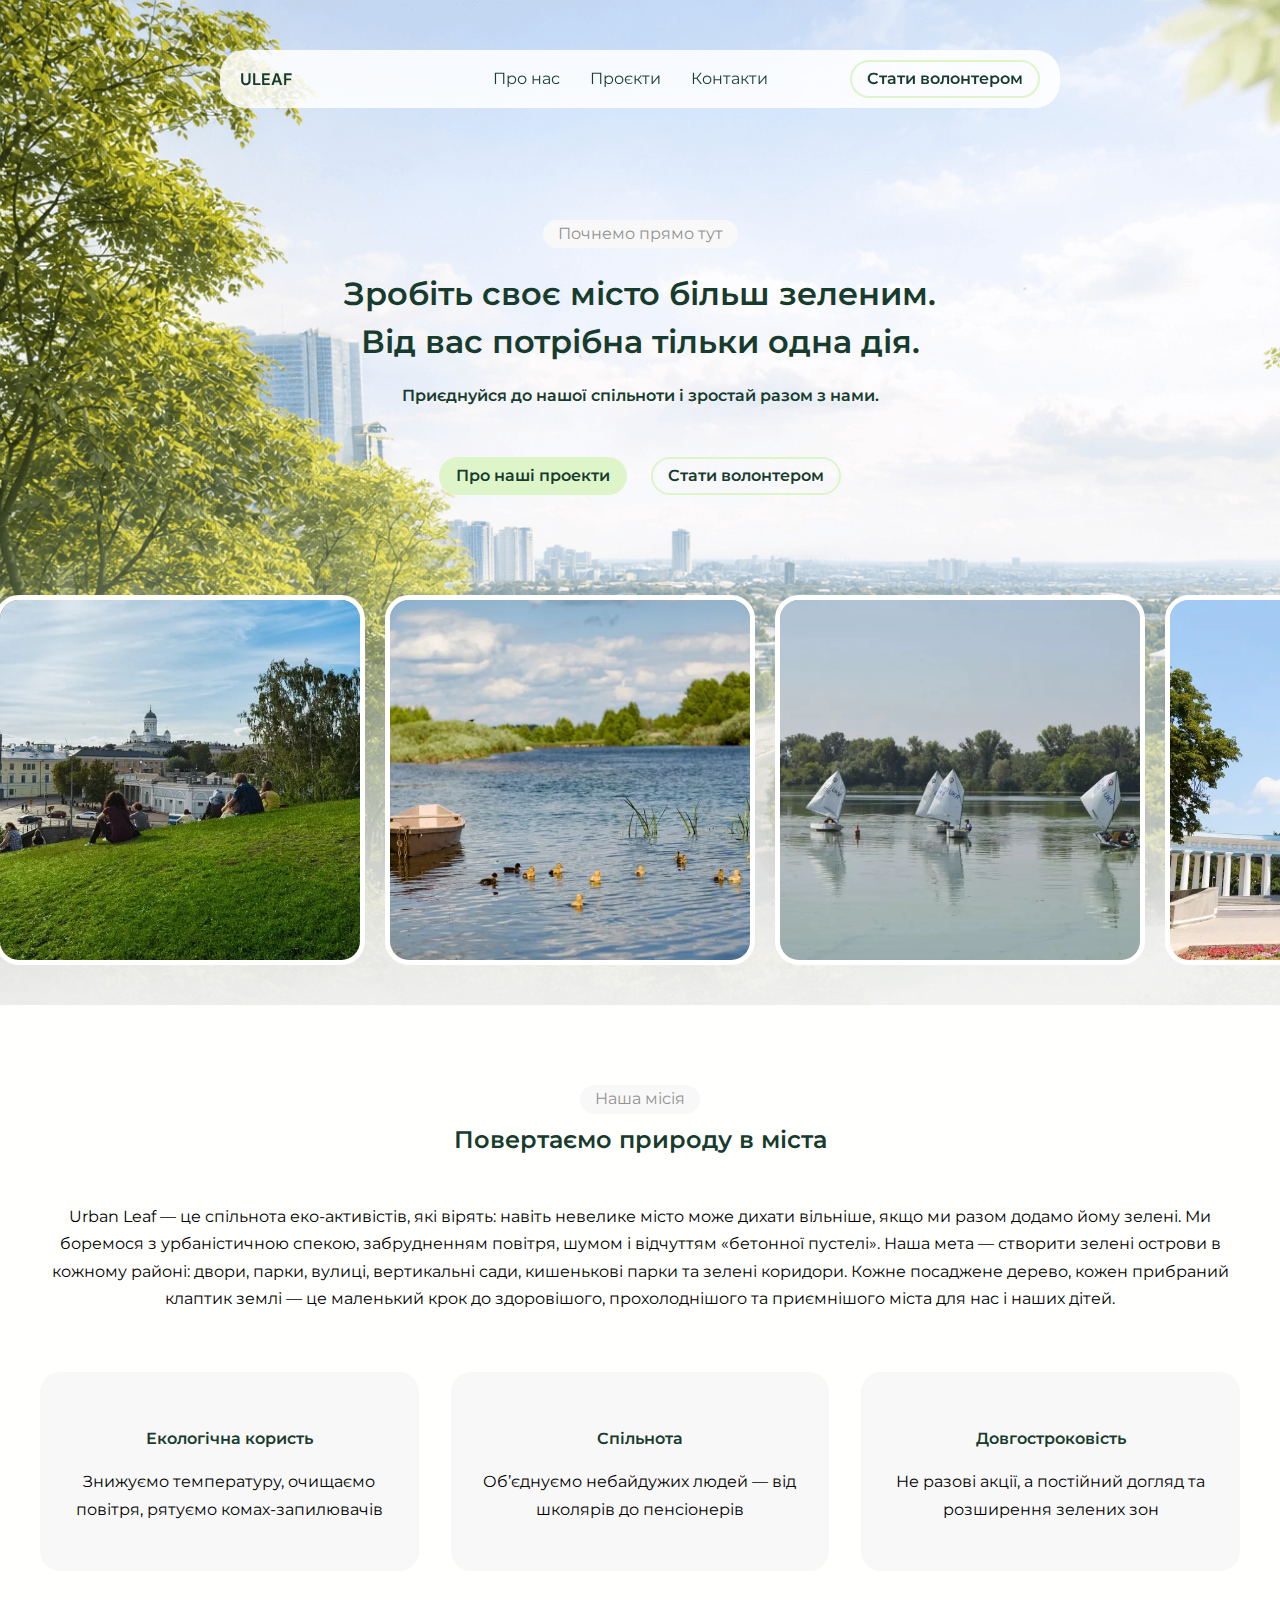
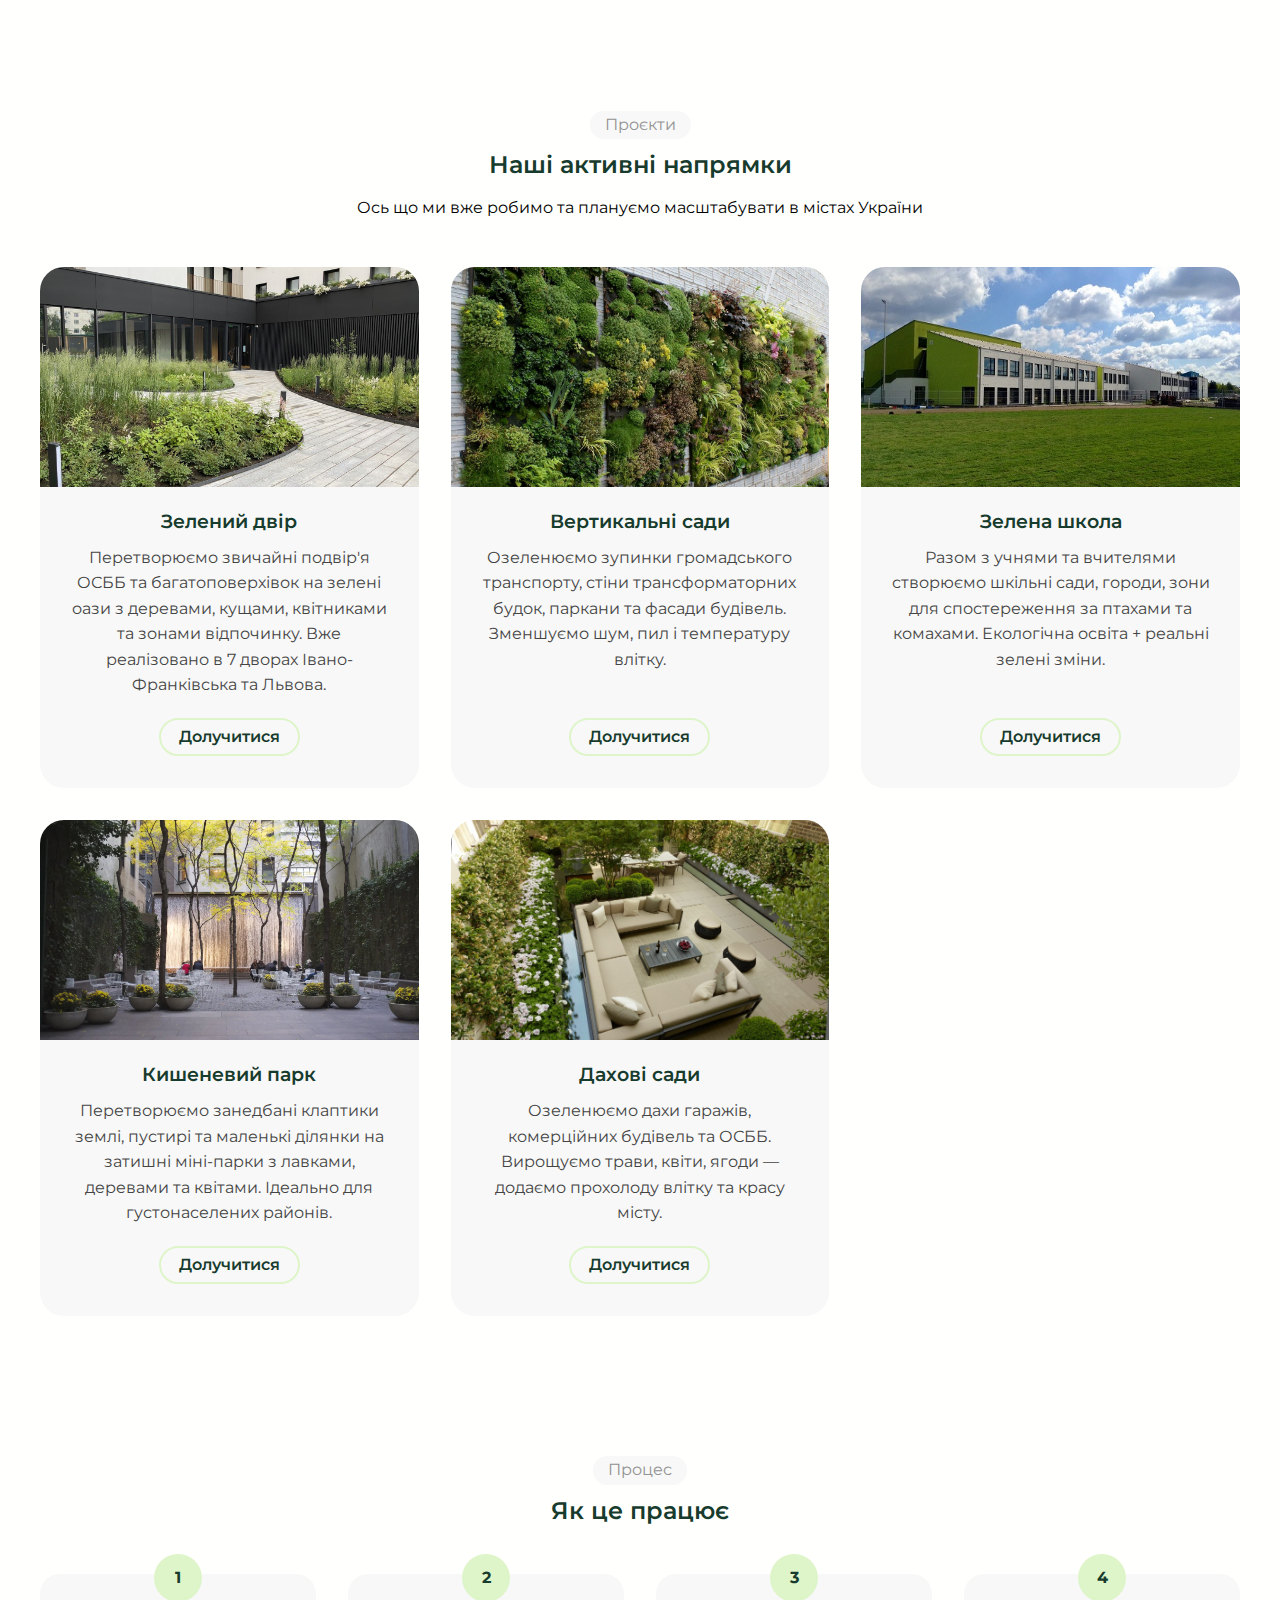
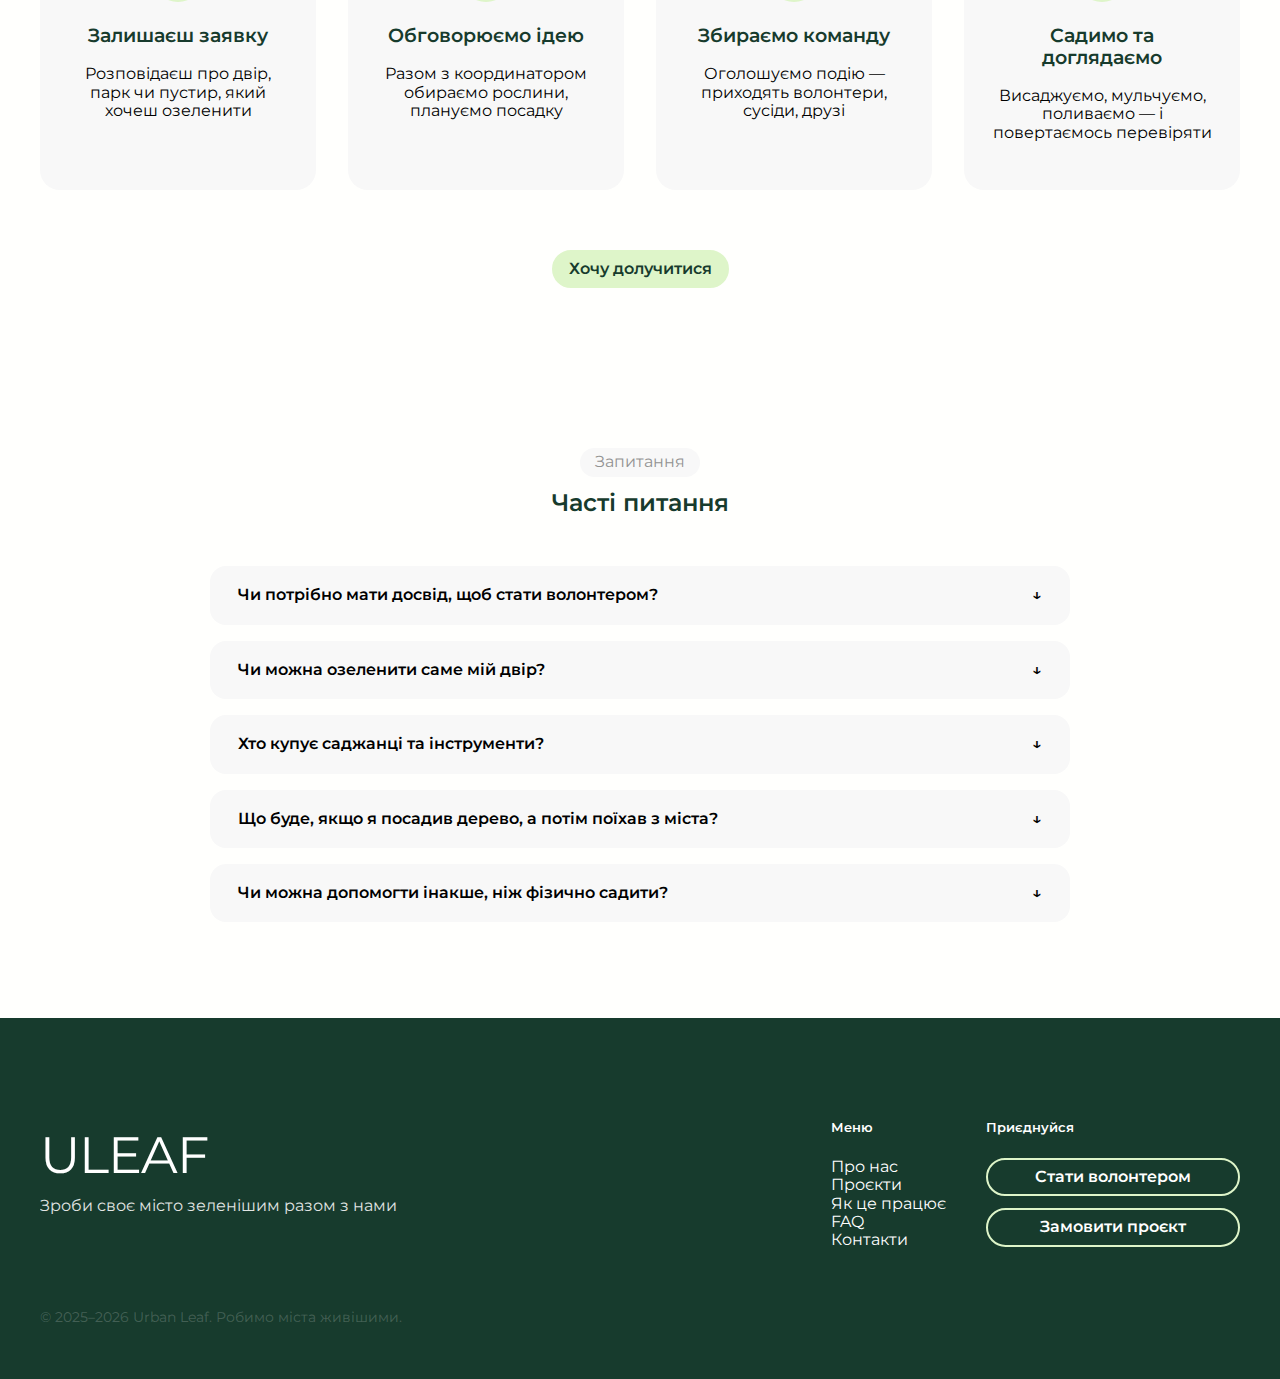
<file: index.html>
<!DOCTYPE html>
<html lang="en">
  <head>
    <meta charset="UTF-8" />
    <meta name="viewport" content="width=device-width, initial-scale=1.0" />
    <link rel="preconnect" href="https://fonts.googleapis.com" />
    <link rel="preconnect" href="https://fonts.gstatic.com" crossorigin />
    <link rel="icon" type="image/png" href="/images/favicon.png" />
    <link
      href="https://fonts.googleapis.com/css2?family=Inter:ital,opsz,wght@0,14..32,100..900;1,14..32,100..900&family=Montserrat:ital,wght@0,100..900;1,100..900&display=swap"
      rel="stylesheet"
    />
    <link rel="stylesheet" href="css/styles.css" />
    <link rel="stylesheet" href="css/normalize.css" />
    <title>Urban Leaf - зроби своє місто зеленішим</title>
  </head>
  <body>
    <header class="site-header">
      <nav class="site-nav">
        <div class="site-nav__col site-nav__col--left">
          <a href="/" class="logo">ULEAF</a>
        </div>

        <div class="site-nav__col site-nav__col--center">
          <ul class="site-nav__menu">
            <li><a href="/about.html">Про нас</a></li>
            <li><a href="/projects.html">Проєкти</a></li>
            <li><a href="/contacts.html">Контакти</a></li>
          </ul>
        </div>

        <div class="site-nav__col site-nav__col--right">
          <a class="btn btn--bordered" href="/contacts.html"
            >Стати волонтером</a
          >

          <button class="burger" aria-label="Відкрити меню">
            <span></span>
            <span></span>
            <span></span>
          </button>
        </div>
      </nav>

      <div class="mobile-menu">
        <ul>
          <li><a href="/about.html">Про нас</a></li>
          <li><a href="/projects.html">Проєкти</a></li>
          <li><a href="/contacts.html">Контакти</a></li>
        </ul>
      </div>
    </header>

    <main class="site-page">
      <section id="hero" class="hero hero--main">
        <div class="container">
          <div class="hero__info">
            <div class="decor-label">Почнемо прямо тут</div>
            <h1>
              Зробіть своє місто більш зеленим.<br />Від вас потрібна тільки
              одна дія.
            </h1>
            <h4>Приєднуйся до нашої спільноти і зростай разом з нами.</h4>
            <div class="buttons">
              <a href="/projects.html" class="btn btn--solid"
                >Про наші проекти</a
              >
              <a href="/contacts.html" class="btn btn--bordered"
                >Стати волонтером</a
              >
            </div>
          </div>
        </div>
        <div class="image-carousel">
            <div class="image-carousel__track">
              <div class="image-carousel__item">
                <img src="images/green1.webp" alt="" />
              </div>
              <div class="image-carousel__item">
                <img src="images/green2.webp" alt="" />
              </div>
              <div class="image-carousel__item">
                <img src="images/green3.webp" alt="" />
              </div>
              <div class="image-carousel__item">
                <img src="images/green4.webp" alt="" />
              </div>
              <div class="image-carousel__item">
                <img src="images/green5.webp" alt="" />
              </div>
              <div class="image-carousel__item">
                <img src="images/green6.webp" alt="" />
              </div>
              <div class="image-carousel__item">
                <img src="images/green7.webp" alt="" />
              </div>
              <div class="image-carousel__item">
                <img src="images/green8.jpg" alt="" />
              </div>
              <div class="image-carousel__item">
                <img src="images/green9.jpg" alt="" />
              </div>
              <div class="image-carousel__item">
                <img src="images/green10.jpg" alt="" />
              </div>
              <div class="image-carousel__item">
                <img src="images/green11.jpg" alt="" />
              </div>
              <div class="image-carousel__item">
                <img src="images/green12.jpg" alt="" />
              </div>
              <div class="image-carousel__item">
                <img src="images/green13.jpg" alt="" />
              </div>
              <div class="image-carousel__item">
                <img src="images/green14.jpg" alt="" />
              </div>
            </div>
          </div>
      </section>

      <!-- Нова секція: Наша місія -->
      <section id="about" class="mission section-padding">
        <div class="container">
          <div class="section-header">
            <div class="decor-label">Наша місія</div>
            <h2>Повертаємо природу в міста</h2>
          </div>

          <div class="mission__content">
            <p>
              Urban Leaf — це спільнота еко-активістів, які вірять: навіть
              невелике місто може дихати вільніше, якщо ми разом додамо йому
              зелені. Ми боремося з урбаністичною спекою, забрудненням повітря,
              шумом і відчуттям «бетонної пустелі». Наша мета — створити зелені
              острови в кожному районі: двори, парки, вулиці, вертикальні сади,
              кишенькові парки та зелені коридори. Кожне посаджене дерево, кожен
              прибраний клаптик землі — це маленький крок до здоровішого,
              прохолоднішого та приємнішого міста для нас і наших дітей.
            </p>

            <div class="mission__values">
              <div class="value-item">
                <h4>Екологічна користь</h4>
                <p>
                  Знижуємо температуру, очищаємо повітря, рятуємо
                  комах-запилювачів
                </p>
              </div>
              <div class="value-item">
                <h4>Спільнота</h4>
                <p>Об’єднуємо небайдужих людей — від школярів до пенсіонерів</p>
              </div>
              <div class="value-item">
                <h4>Довгостроковість</h4>
                <p>
                  Не разові акції, а постійний догляд та розширення зелених зон
                </p>
              </div>
            </div>
          </div>
        </div>
      </section>

      <section id="projects" class="projects">
        <div class="container">
          <div class="section-header">
            <div class="decor-label">Проєкти</div>
            <h2>Наші активні напрямки</h2>
            <p>
              Ось що ми вже робимо та плануємо масштабувати в містах України
            </p>
          </div>

          <div class="projects-gallery">
            <div class="project-card">
              <div class="project-card__image">
                <img src="images/pr1.jpg" alt="Зелений двір" loading="lazy" />
              </div>
              <div class="project-card__content">
                <h3>Зелений двір</h3>
                <p>
                  Перетворюємо звичайні подвір'я ОСББ та багатоповерхівок на
                  зелені оази з деревами, кущами, квітниками та зонами
                  відпочинку. Вже реалізовано в 7 дворах Івано-Франківська та
                  Львова.
                </p>
                <a href="/contacts.html" class="btn btn--bordered small"
                  >Долучитися</a
                >
              </div>
            </div>

            <div class="project-card">
              <div class="project-card__image">
                <img
                  src="images/pr2.jpg"
                  alt="Вертикальні сади"
                  loading="lazy"
                />
              </div>
              <div class="project-card__content">
                <h3>Вертикальні сади</h3>
                <p>
                  Озеленюємо зупинки громадського транспорту, стіни
                  трансформаторних будок, паркани та фасади будівель. Зменшуємо
                  шум, пил і температуру влітку.
                </p>
                <a href="/contacts.html" class="btn btn--bordered small"
                  >Долучитися</a
                >
              </div>
            </div>

            <div class="project-card">
              <div class="project-card__image">
                <img src="images/pr3.jpg" alt="Зелена школа" loading="lazy" />
              </div>
              <div class="project-card__content">
                <h3>Зелена школа</h3>
                <p>
                  Разом з учнями та вчителями створюємо шкільні сади, городи,
                  зони для спостереження за птахами та комахами. Екологічна
                  освіта + реальні зелені зміни.
                </p>
                <a href="/contacts.html" class="btn btn--bordered small"
                  >Долучитися</a
                >
              </div>
            </div>

            <div class="project-card">
              <div class="project-card__image">
                <img
                  src="images/pr4.webp"
                  alt="Кишеневий парк"
                  loading="lazy"
                />
              </div>
              <div class="project-card__content">
                <h3>Кишеневий парк</h3>
                <p>
                  Перетворюємо занедбані клаптики землі, пустирі та маленькі
                  ділянки на затишні міні-парки з лавками, деревами та квітами.
                  Ідеально для густонаселених районів.
                </p>
                <a href="/contacts.html" class="btn btn--bordered small"
                  >Долучитися</a
                >
              </div>
            </div>

            <div class="project-card">
              <div class="project-card__image">
                <img src="images/pr5.jpg" alt="Дахові сади" loading="lazy" />
              </div>
              <div class="project-card__content">
                <h3>Дахові сади</h3>
                <p>
                  Озеленюємо дахи гаражів, комерційних будівель та ОСББ.
                  Вирощуємо трави, квіти, ягоди — додаємо прохолоду влітку та
                  красу місту.
                </p>
                <a href="/contacts.html" class="btn btn--bordered small"
                  >Долучитися</a
                >
              </div>
            </div>
          </div>
        </div>
      </section>

      <section id="how-it-works" class="how-works section-padding">
        <div class="container">
          <div class="section-header">
            <div class="decor-label">Процес</div>
            <h2>Як це працює</h2>
          </div>

          <div class="steps">
            <div class="step">
              <div class="step__number">1</div>
              <h3>Залишаєш заявку</h3>
              <p>Розповідаєш про двір, парк чи пустир, який хочеш озеленити</p>
            </div>
            <div class="step">
              <div class="step__number">2</div>
              <h3>Обговорюємо ідею</h3>
              <p>Разом з координатором обираємо рослини, плануємо посадку</p>
            </div>
            <div class="step">
              <div class="step__number">3</div>
              <h3>Збираємо команду</h3>
              <p>Оголошуємо подію — приходять волонтери, сусіди, друзі</p>
            </div>
            <div class="step">
              <div class="step__number">4</div>
              <h3>Садимо та доглядаємо</h3>
              <p>
                Висаджуємо, мульчуємо, поливаємо — і повертаємось перевіряти
              </p>
            </div>
          </div>

          <div class="how-works__cta">
            <a href="/contacts.html" class="btn btn--solid">Хочу долучитися</a>
          </div>
        </div>
      </section>

      <section id="faq" class="faq section-padding">
        <div class="container">
          <div class="section-header">
            <div class="decor-label">Запитання</div>
            <h2>Часті питання</h2>
          </div>

          <div class="faq__list">
            <details class="faq-item">
              <summary>Чи потрібно мати досвід, щоб стати волонтером?</summary>
              <p>
                Ні. Більшість людей приходять вперше. Ми все пояснюємо на місці:
                як правильно копати, садити, поливати.
              </p>
            </details>

            <details class="faq-item">
              <summary>Чи можна озеленити саме мій двір?</summary>
              <p>
                Так! Пиши нам — розглянемо будь-яку локацію: двір ОСББ, шкільний
                простір, дитячий майданчик, занедбаний пустир.
              </p>
            </details>

            <details class="faq-item">
              <summary>Хто купує саджанці та інструменти?</summary>
              <p>
                Ми маємо постійних партнерів, постачальників та невеликий фонд.
                Часто допомагають місцеві бізнеси та мешканці.
              </p>
            </details>

            <details class="faq-item">
              <summary>
                Що буде, якщо я посадив дерево, а потім поїхав з міста?
              </summary>
              <p>
                Ми створюємо групи догляду з місцевих жителів. Дерево не
                залишиться сам на сам — за ним продовжать слідкувати.
              </p>
            </details>

            <details class="faq-item">
              <summary>Чи можна допомогти інакше, ніж фізично садити?</summary>
              <p>
                Звісно! Потрібні фотографи, SMM, дизайнери, люди, які можуть
                допомогти з пошуком партнерів чи написанням грантів.
              </p>
            </details>
          </div>
        </div>
      </section>
    </main>

    <footer class="site-footer">
      <div class="container">
        <div class="footer__inner footer__inner--centered">
          <div class="footer__brand">
            <a href="/" class="logo logo--large">ULEAF</a>
            <p class="footer__slogan">
              Зроби своє місто зеленішим разом з нами
            </p>
          </div>

          <div class="footer__links">
            <div class="footer__col">
              <h5>Меню</h5>
              <ul>
                <li><a href="/about.html">Про нас</a></li>
                <li><a href="/projects.html">Проєкти</a></li>
                <li><a href="#">Як це працює</a></li>
                <li><a href="/faq.html">FAQ</a></li>
                <li><a href="/contacts.html">Контакти</a></li>
              </ul>
            </div>

            <div class="footer__col">
              <h5>Приєднуйся</h5>
              <div>
                <a href="/contacts.html" class="btn btn--bordered btn--footer"
                  >Стати волонтером</a
                >
              </div>
              <div>
                <a href="/contacts.html" class="btn btn--bordered btn--footer"
                  >Замовити проєкт</a
                >
              </div>
            </div>
          </div>
        </div>

        <div class="footer__copyright">
          <p>© 2025–2026 Urban Leaf. Робимо міста живішими.</p>
        </div>
      </div>
    </footer>

    <script src="js/main.js"></script>
  </body>
</html>
</file>
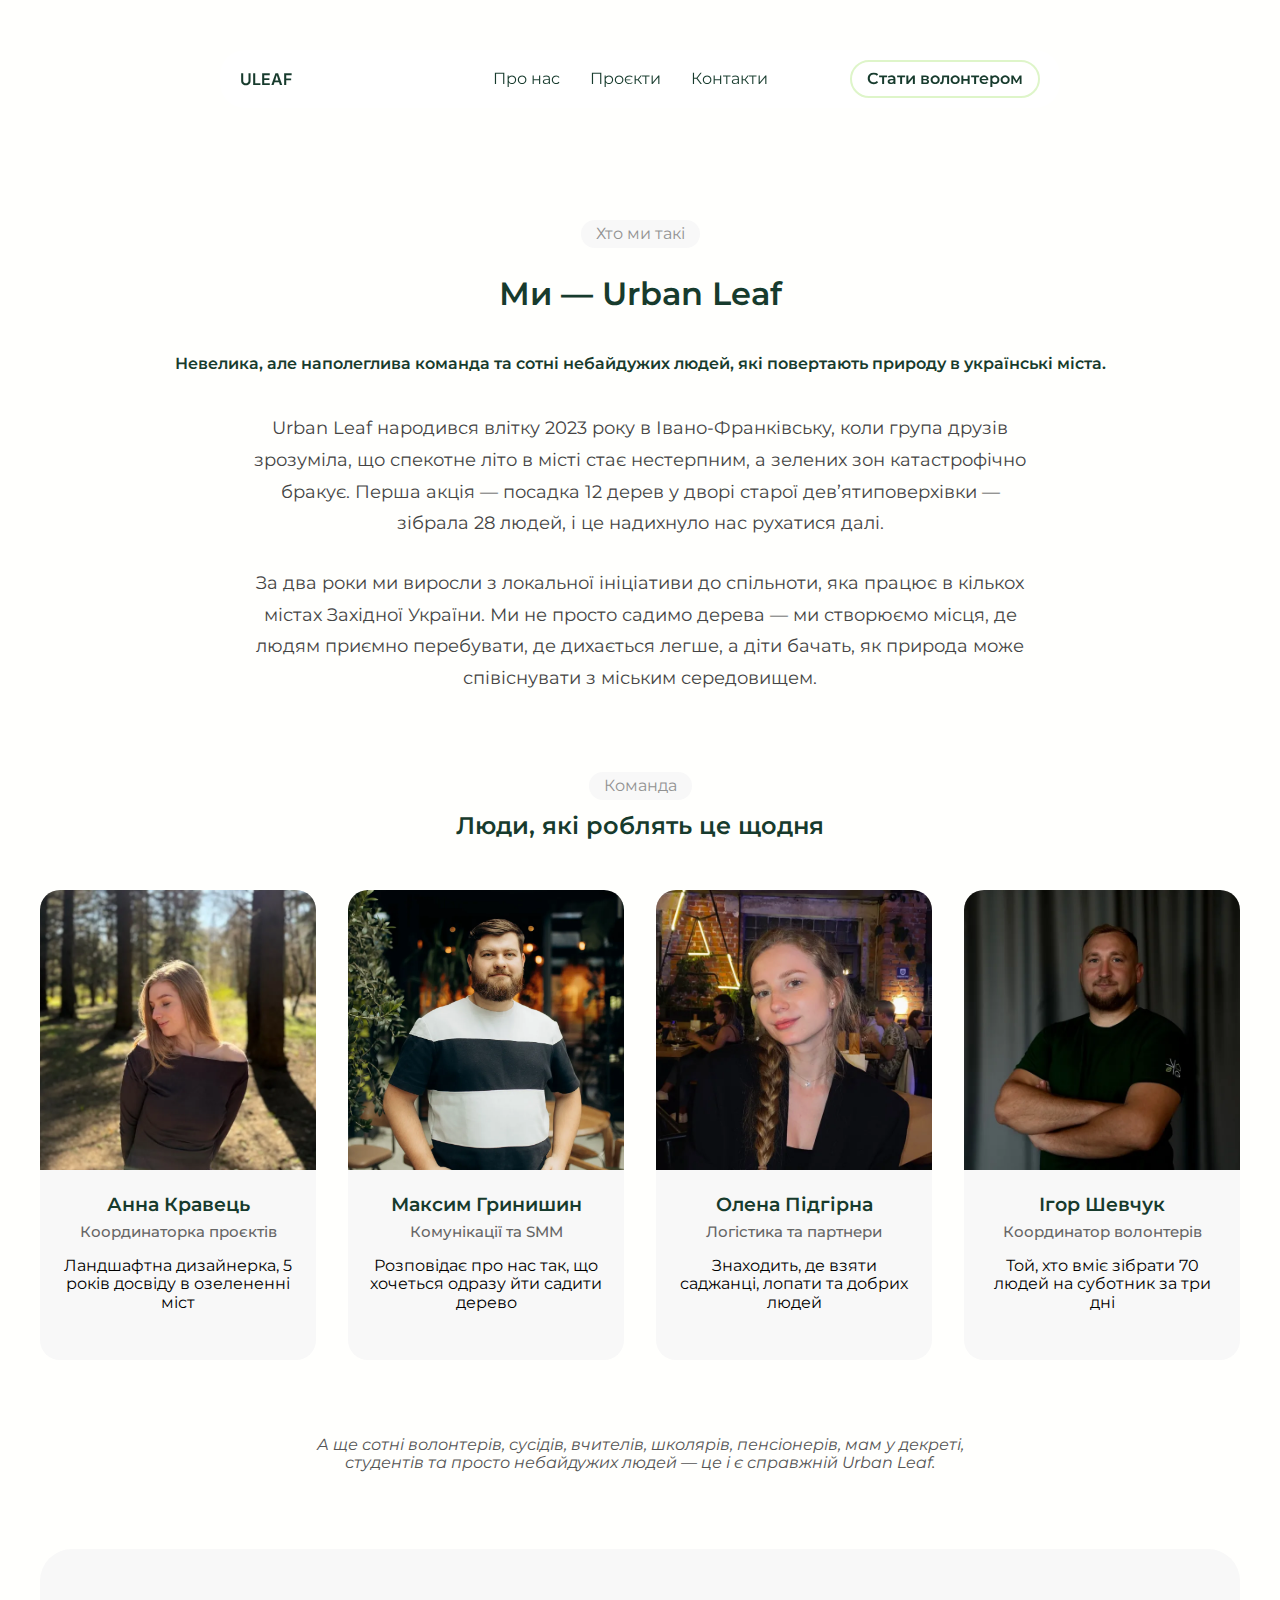
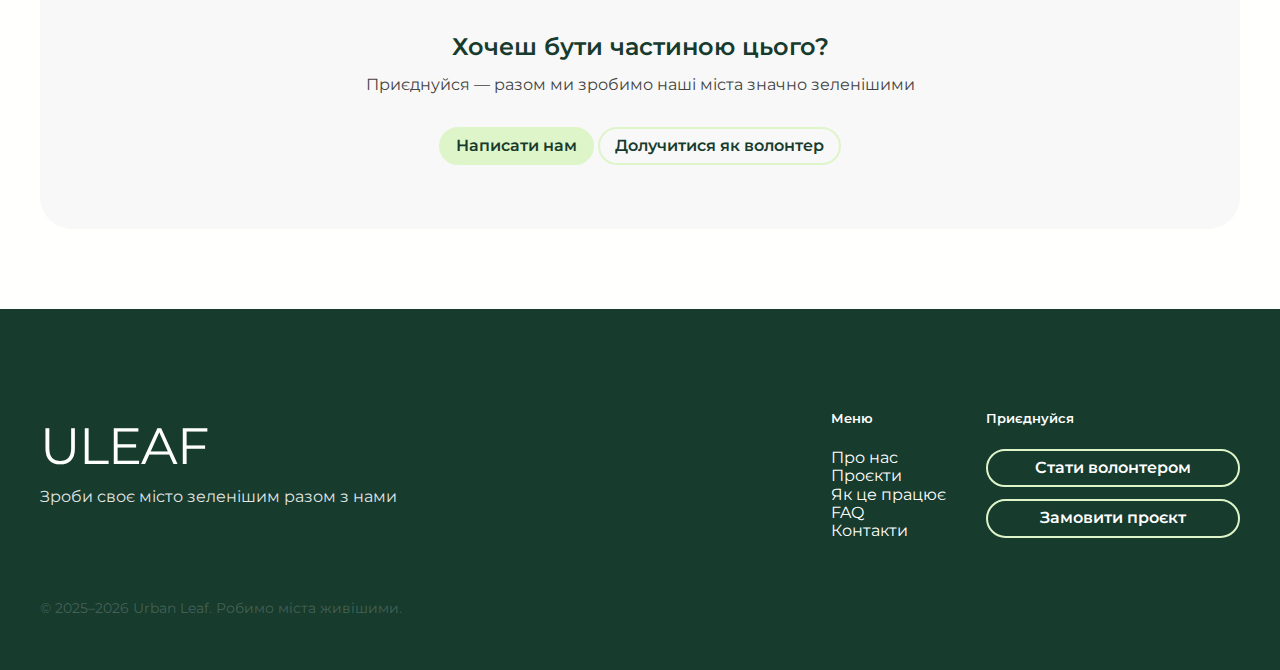
<file: about.html>
<!DOCTYPE html>
<html lang="uk">
  <head>
    <meta charset="UTF-8" />
    <meta name="viewport" content="width=device-width, initial-scale=1.0" />
    <link rel="preconnect" href="https://fonts.googleapis.com" />
    <link rel="preconnect" href="https://fonts.gstatic.com" crossorigin />
    <link
      href="https://fonts.googleapis.com/css2?family=Inter:ital,opsz,wght@0,14..32,100..900;1,14..32,100..900&family=Montserrat:ital,wght@0,100..900;1,100..900&display=swap"
      rel="stylesheet"
    />
    <link rel="stylesheet" href="css/normalize.css" />
    <link rel="stylesheet" href="css/styles.css" />
    <title>Про нас - Urban Leaf</title>
  </head>
  <body>
    <header class="site-header">
      <nav class="site-nav">
        <div class="site-nav__col site-nav__col--left">
          <a href="/" class="logo">ULEAF</a>
        </div>

        <div class="site-nav__col site-nav__col--center">
          <ul class="site-nav__menu">
            <li><a href="/about.html" class="active">Про нас</a></li>
            <li><a href="/projects.html">Проєкти</a></li>
            <li><a href="/contacts.html">Контакти</a></li>
          </ul>
        </div>

        <div class="site-nav__col site-nav__col--right">
          <a class="btn btn--bordered" href="/contacts.html"
            >Стати волонтером</a
          >

          <button class="burger" aria-label="Відкрити меню">
            <span></span>
            <span></span>
            <span></span>
          </button>
        </div>
      </nav>

      <div class="mobile-menu">
        <ul>
          <li><a href="/about.html">Про нас</a></li>
          <li><a href="/projects.html">Проєкти</a></li>
          <li><a href="/contacts.html">Контакти</a></li>
        </ul>
      </div>
    </header>

    <main class="site-page">
      <section id="hero" class="hero hero--about">
        <div class="container">
          <div class="hero__info">
            <div class="decor-label">Хто ми такі</div>
            <h1>Ми — Urban Leaf</h1>
            <h4>
              Невелика, але наполеглива команда та сотні небайдужих людей, які
              повертають природу в українські міста.
            </h4>
          </div>
        </div>
      </section>

      <section id="story" class="story">
        <div class="container">
          <div class="story__content">
            <p>
              Urban Leaf народився влітку 2023 року в Івано-Франківську, коли
              група друзів зрозуміла, що спекотне літо в місті стає нестерпним,
              а зелених зон катастрофічно бракує. Перша акція — посадка 12 дерев
              у дворі старої дев’ятиповерхівки — зібрала 28 людей, і це
              надихнуло нас рухатися далі.
            </p>
            <p>
              За два роки ми виросли з локальної ініціативи до спільноти, яка
              працює в кількох містах Західної України. Ми не просто садимо
              дерева — ми створюємо місця, де людям приємно перебувати, де
              дихається легше, а діти бачать, як природа може співіснувати з
              міським середовищем.
            </p>
          </div>
        </div>
      </section>

      <section id="team" class="team">
        <div class="container">
          <div class="section-header">
            <div class="decor-label">Команда</div>
            <h2>Люди, які роблять це щодня</h2>
          </div>

          <div class="team__grid">
            <div class="team-card">
              <div class="team-card__photo">
                <img src="images/us1.webp" alt="Анна" loading="lazy" />
              </div>
              <div class="team-card__info">
                <h3>Анна Кравець</h3>
                <p class="role">Координаторка проєктів</p>
                <p>Ландшафтна дизайнерка, 5 років досвіду в озелененні міст</p>
              </div>
            </div>

            <div class="team-card">
              <div class="team-card__photo">
                <img src="images/us3.webp" alt="Максим" loading="lazy" />
              </div>
              <div class="team-card__info">
                <h3>Максим Гринишин</h3>
                <p class="role">Комунікації та SMM</p>
                <p>
                  Розповідає про нас так, що хочеться одразу йти садити дерево
                </p>
              </div>
            </div>

            <div class="team-card">
              <div class="team-card__photo">
                <img src="images/us2.webp" alt="Олена" loading="lazy" />
              </div>
              <div class="team-card__info">
                <h3>Олена Підгірна</h3>
                <p class="role">Логістика та партнери</p>
                <p>Знаходить, де взяти саджанці, лопати та добрих людей</p>
              </div>
            </div>

            <div class="team-card">
              <div class="team-card__photo">
                <img src="images/us4.webp" alt="Ігор" loading="lazy" />
              </div>
              <div class="team-card__info">
                <h3>Ігор Шевчук</h3>
                <p class="role">Координатор волонтерів</p>
                <p>Той, хто вміє зібрати 70 людей на суботник за три дні</p>
              </div>
            </div>
          </div>

          <div class="team__note section-padding--small">
            <p>
              А ще сотні волонтерів, сусідів, вчителів, школярів, пенсіонерів,
              мам у декреті, студентів та просто небайдужих людей — це і є
              справжній Urban Leaf.
            </p>
          </div>
        </div>
      </section>

      <section id="cta" class="cta">
        <div class="container">
          <div class="cta__inner">
            <h2>Хочеш бути частиною цього?</h2>
            <p>Приєднуйся — разом ми зробимо наші міста значно зеленішими</p>
            <div class="buttons">
              <a href="/contacts.html" class="btn btn--solid">Написати нам</a>
              <a href="/contacts.html" class="btn btn--bordered"
                >Долучитися як волонтер</a
              >
            </div>
          </div>
        </div>
      </section>
    </main>

    <footer class="site-footer">
      <div class="container">
        <div class="footer__inner footer__inner--centered">
          <div class="footer__brand">
            <a href="/" class="logo logo--large">ULEAF</a>
            <p class="footer__slogan">
              Зроби своє місто зеленішим разом з нами
            </p>
          </div>

          <div class="footer__links">
            <div class="footer__col">
              <h5>Меню</h5>
              <ul>
                <li><a href="/about.html">Про нас</a></li>
                <li><a href="/projects.html">Проєкти</a></li>
                <li><a href="#">Як це працює</a></li>
                <li><a href="/faq.html">FAQ</a></li>
                <li><a href="/contacts.html">Контакти</a></li>
              </ul>
            </div>

            <div class="footer__col">
              <h5>Приєднуйся</h5>
              <div>
                <a href="/contacts.html" class="btn btn--bordered btn--footer"
                  >Стати волонтером</a
                >
              </div>
              <div>
                <a href="/contacts.html" class="btn btn--bordered btn--footer"
                  >Замовити проєкт</a
                >
              </div>
            </div>
          </div>
        </div>

        <div class="footer__copyright">
          <p>© 2025–2026 Urban Leaf. Робимо міста живішими.</p>
        </div>
      </div>
    </footer>

    <script src="js/main.js"></script>
  </body>
</html>
</file>
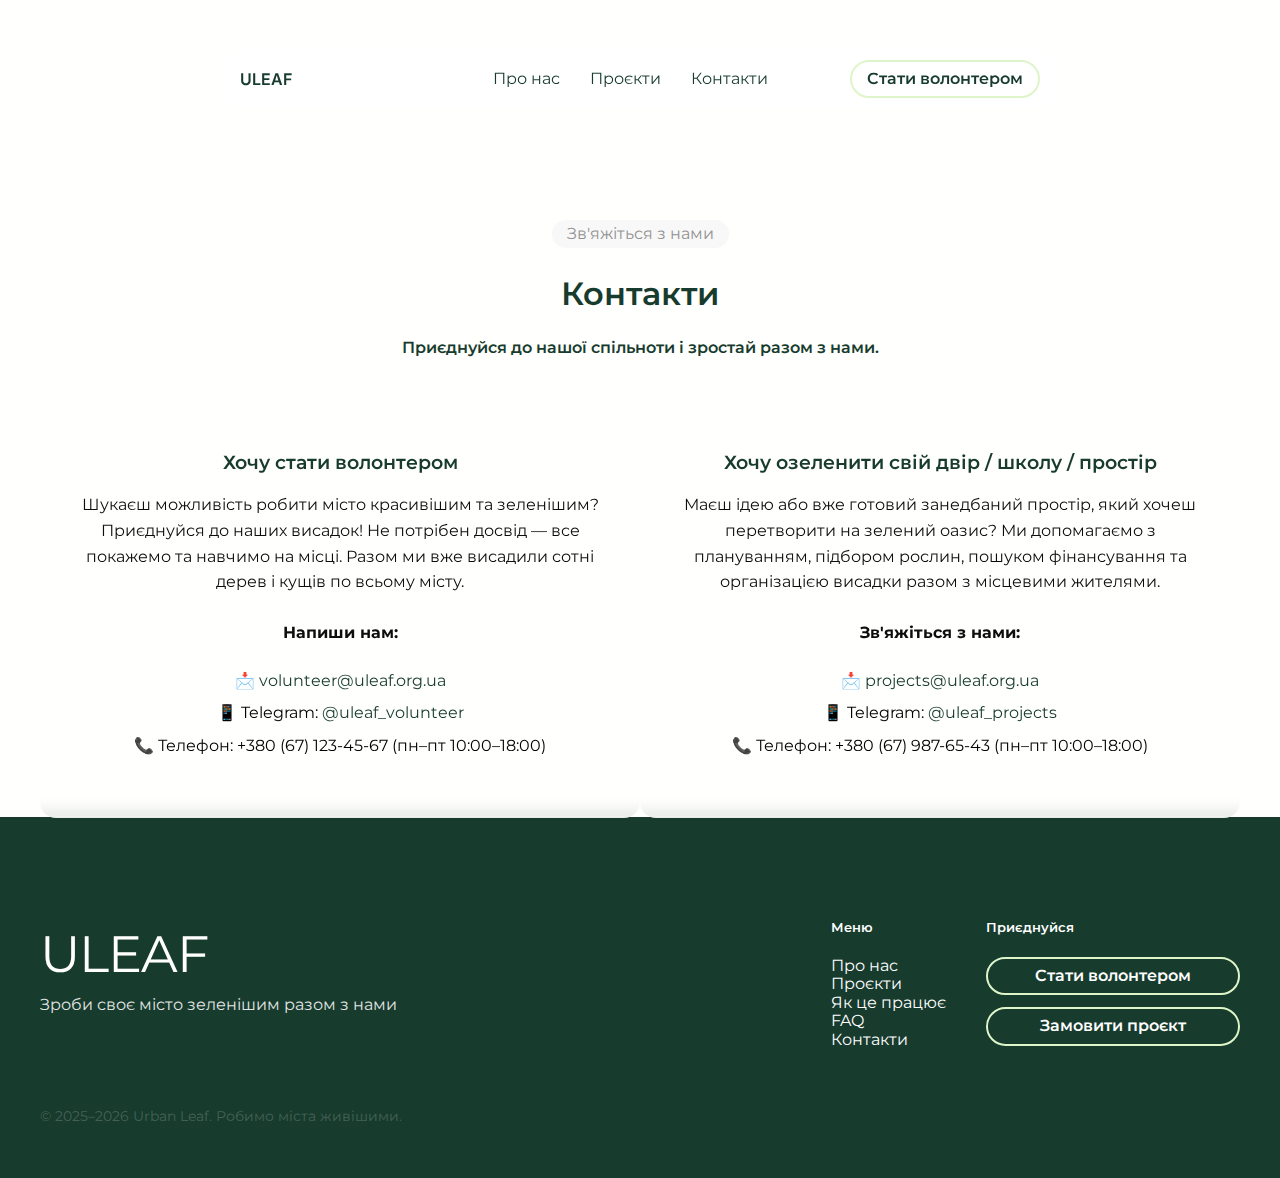
<file: contacts.html>
<!DOCTYPE html>
<html lang="en">
  <head>
    <meta charset="UTF-8" />
    <meta name="viewport" content="width=device-width, initial-scale=1.0" />
    <link rel="preconnect" href="https://fonts.googleapis.com" />
    <link rel="preconnect" href="https://fonts.gstatic.com" crossorigin />
    <link
      href="https://fonts.googleapis.com/css2?family=Inter:ital,opsz,wght@0,14..32,100..900;1,14..32,100..900&family=Montserrat:ital,wght@0,100..900;1,100..900&display=swap"
      rel="stylesheet"
    />
    <link rel="stylesheet" href="css/styles.css" />
    <link rel="stylesheet" href="css/normalize.css" />
    <title>Urban Leaf - Контакти</title>
  </head>
  <body>
    <header class="site-header">
      <nav class="site-nav">
        <div class="site-nav__col site-nav__col--left">
          <a href="/" class="logo">ULEAF</a>
        </div>

        <div class="site-nav__col site-nav__col--center">
          <ul class="site-nav__menu">
            <li><a href="/about.html">Про нас</a></li>
            <li><a href="/projects.html">Проєкти</a></li>
            <li><a href="/contacts.html">Контакти</a></li>
          </ul>
        </div>

        <div class="site-nav__col site-nav__col--right">
          <a class="btn btn--bordered" href="/contacts">Стати волонтером</a>

          <button class="burger" aria-label="Відкрити меню">
            <span></span>
            <span></span>
            <span></span>
          </button>
        </div>
      </nav>

      <div class="mobile-menu">
        <ul>
          <li><a href="/about.html">Про нас</a></li>
          <li><a href="/projects.html">Проєкти</a></li>
          <li><a href="/contacts.html">Контакти</a></li>
        </ul>
      </div>
    </header>

    <main class="site-page">
      <section id="hero" class="hero">
        <div class="container">
          <div class="hero__info">
            <div class="decor-label">Зв'яжіться з нами</div>
            <h1>Контакти</h1>
            <h4>Приєднуйся до нашої спільноти і зростай разом з нами.</h4>

            <div class="contact-blocks">
              <!-- Блок для волонтерів -->
              <div class="contact-block contact-block--volunteer">
                <h3>Хочу стати волонтером</h3>
                <p>
                  Шукаєш можливість робити місто красивішим та зеленішим?
                  Приєднуйся до наших висадок! Не потрібен досвід — все покажемо
                  та навчимо на місці. Разом ми вже висадили сотні дерев і кущів
                  по всьому місту.
                </p>
                <div class="contact-info">
                  <p><strong>Напиши нам:</strong></p>
                  <ul>
                    <li>
                      📩
                      <a href="mailto:volunteer@uleaf.org.ua"
                        >volunteer@uleaf.org.ua</a
                      >
                    </li>
                    <li>
                      📱 Telegram:
                      <a href="https://t.me/uleaf_volunteer" target="_blank"
                        >@uleaf_volunteer</a
                      >
                    </li>
                    <li>📞 Телефон: +380 (67) 123-45-67 (пн–пт 10:00–18:00)</li>
                  </ul>
                </div>
              </div>

              <div class="contact-block contact-block--project">
                <h3>Хочу озеленити свій двір / школу / простір</h3>
                <p>
                  Маєш ідею або вже готовий занедбаний простір, який хочеш
                  перетворити на зелений оазис? Ми допомагаємо з плануванням,
                  підбором рослин, пошуком фінансування та організацією висадки
                  разом з місцевими жителями.
                </p>
                <div class="contact-info">
                  <p><strong>Зв'яжіться з нами:</strong></p>
                  <ul>
                    <li>
                      📩
                      <a href="mailto:projects@uleaf.org.ua"
                        >projects@uleaf.org.ua</a
                      >
                    </li>
                    <li>
                      📱 Telegram:
                      <a href="https://t.me/uleaf_projects" target="_blank"
                        >@uleaf_projects</a
                      >
                    </li>
                    <li>📞 Телефон: +380 (67) 987-65-43 (пн–пт 10:00–18:00)</li>
                  </ul>
                </div>
              </div>
            </div>
          </div>
        </div>
      </section>
    </main>

    <footer class="site-footer">
      <div class="container">
        <div class="footer__inner footer__inner--centered">
          <div class="footer__brand">
            <a href="/" class="logo logo--large">ULEAF</a>
            <p class="footer__slogan">
              Зроби своє місто зеленішим разом з нами
            </p>
          </div>

          <div class="footer__links">
            <div class="footer__col">
              <h5>Меню</h5>
              <ul>
                <li><a href="/about.html">Про нас</a></li>
                <li><a href="/projects.html">Проєкти</a></li>
                <li><a href="#">Як це працює</a></li>
                <li><a href="/faq.html">FAQ</a></li>
                <li><a href="/contacts.html">Контакти</a></li>
              </ul>
            </div>

            <div class="footer__col">
              <h5>Приєднуйся</h5>
              <div>
                <a href="/contacts.html" class="btn btn--bordered btn--footer"
                  >Стати волонтером</a
                >
              </div>
              <div>
                <a href="/contacts.html" class="btn btn--bordered btn--footer"
                  >Замовити проєкт</a
                >
              </div>
            </div>
          </div>
        </div>

        <div class="footer__copyright">
          <p>© 2025–2026 Urban Leaf. Робимо міста живішими.</p>
        </div>
      </div>
    </footer>

    <script src="js/main.js"></script>
  </body>
</html>
</file>
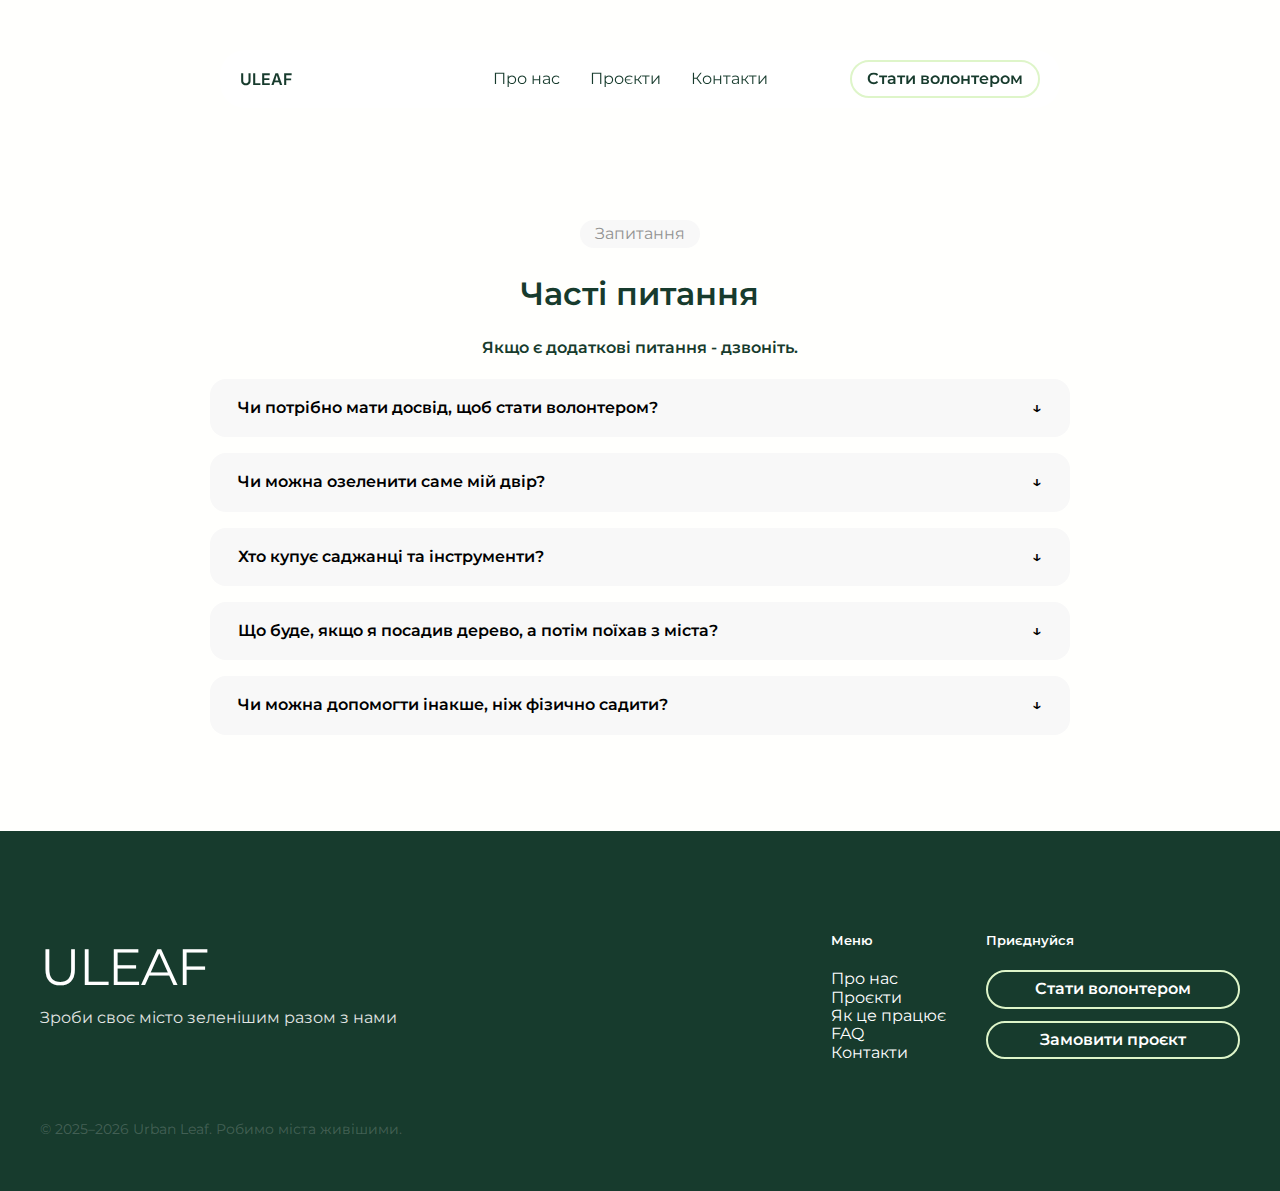
<file: faq.html>
<!DOCTYPE html>
<html lang="en">
  <head>
    <meta charset="UTF-8" />
    <meta name="viewport" content="width=device-width, initial-scale=1.0" />
    <link rel="preconnect" href="https://fonts.googleapis.com" />
    <link rel="preconnect" href="https://fonts.gstatic.com" crossorigin />
    <link
      href="https://fonts.googleapis.com/css2?family=Inter:ital,opsz,wght@0,14..32,100..900;1,14..32,100..900&family=Montserrat:ital,wght@0,100..900;1,100..900&display=swap"
      rel="stylesheet"
    />
    <link rel="stylesheet" href="css/styles.css" />
    <link rel="stylesheet" href="css/normalize.css" />
    <title>Urban Leaf - зроби своє місто зеленішим</title>
  </head>
  <body>
    <header class="site-header">
      <nav class="site-nav">
        <div class="site-nav__col site-nav__col--left">
          <a href="/" class="logo">ULEAF</a>
        </div>

        <div class="site-nav__col site-nav__col--center">
          <ul class="site-nav__menu">
            <li><a href="/about.html">Про нас</a></li>
            <li><a href="/projects.html">Проєкти</a></li>
            <li><a href="/contacts.html">Контакти</a></li>
          </ul>
        </div>

        <div class="site-nav__col site-nav__col--right">
          <a class="btn btn--bordered" href="/contacts.html">Стати волонтером</a>

          <button class="burger" aria-label="Відкрити меню">
            <span></span>
            <span></span>
            <span></span>
          </button>
        </div>
      </nav>

      <div class="mobile-menu">
        <ul>
          <li><a href="/about.html">Про нас</a></li>
          <li><a href="/projects.html">Проєкти</a></li>
          <li><a href="/contacts.html">Контакти</a></li>
        </ul>
      </div>
    </header>

    <main class="site-page faq">
      <section id="hero" class="hero">
        <div class="container">
          <div class="hero__info">
            <div class="decor-label">Запитання</div>
            <h1>Часті питання</h1>
            <h4>Якщо є додаткові питання - дзвоніть.</h4>
          </div>
        </div>
      </section>

      <section id="faq" class="faq">
        <div class="container">
          <div class="faq__list">
            <details class="faq-item">
              <summary>Чи потрібно мати досвід, щоб стати волонтером?</summary>
              <p>
                Ні. Більшість людей приходять вперше. Ми все пояснюємо на місці:
                як правильно копати, садити, поливати.
              </p>
            </details>

            <details class="faq-item">
              <summary>Чи можна озеленити саме мій двір?</summary>
              <p>
                Так! Пиши нам — розглянемо будь-яку локацію: двір ОСББ, шкільний
                простір, дитячий майданчик, занедбаний пустир.
              </p>
            </details>

            <details class="faq-item">
              <summary>Хто купує саджанці та інструменти?</summary>
              <p>
                Ми маємо постійних партнерів, постачальників та невеликий фонд.
                Часто допомагають місцеві бізнеси та мешканці.
              </p>
            </details>

            <details class="faq-item">
              <summary>
                Що буде, якщо я посадив дерево, а потім поїхав з міста?
              </summary>
              <p>
                Ми створюємо групи догляду з місцевих жителів. Дерево не
                залишиться сам на сам — за ним продовжать слідкувати.
              </p>
            </details>

            <details class="faq-item">
              <summary>Чи можна допомогти інакше, ніж фізично садити?</summary>
              <p>
                Звісно! Потрібні фотографи, SMM, дизайнери, люди, які можуть
                допомогти з пошуком партнерів чи написанням грантів.
              </p>
            </details>
          </div>
        </div>
      </section>
    </main>

    <footer class="site-footer">
      <div class="container">
        <div class="footer__inner footer__inner--centered">
          <div class="footer__brand">
            <a href="/" class="logo logo--large">ULEAF</a>
            <p class="footer__slogan">
              Зроби своє місто зеленішим разом з нами
            </p>
          </div>

          <div class="footer__links">
            <div class="footer__col">
              <h5>Меню</h5>
              <ul>
                <li><a href="/about.html">Про нас</a></li>
                <li><a href="/projects.html">Проєкти</a></li>
                <li><a href="#">Як це працює</a></li>
                <li><a href="/faq.html">FAQ</a></li>
                <li><a href="/contacts.html">Контакти</a></li>
              </ul>
            </div>

            <div class="footer__col">
              <h5>Приєднуйся</h5>
              <div>
                <a href="/contacts.html" class="btn btn--bordered btn--footer"
                  >Стати волонтером</a
                >
              </div>
              <div>
                <a href="/contacts.html" class="btn btn--bordered btn--footer"
                  >Замовити проєкт</a
                >
              </div>
            </div>
          </div>
        </div>

        <div class="footer__copyright">
          <p>© 2025–2026 Urban Leaf. Робимо міста живішими.</p>
        </div>
      </div>
    </footer>

    <script src="js/main.js"></script>
  </body>
</html>
</file>
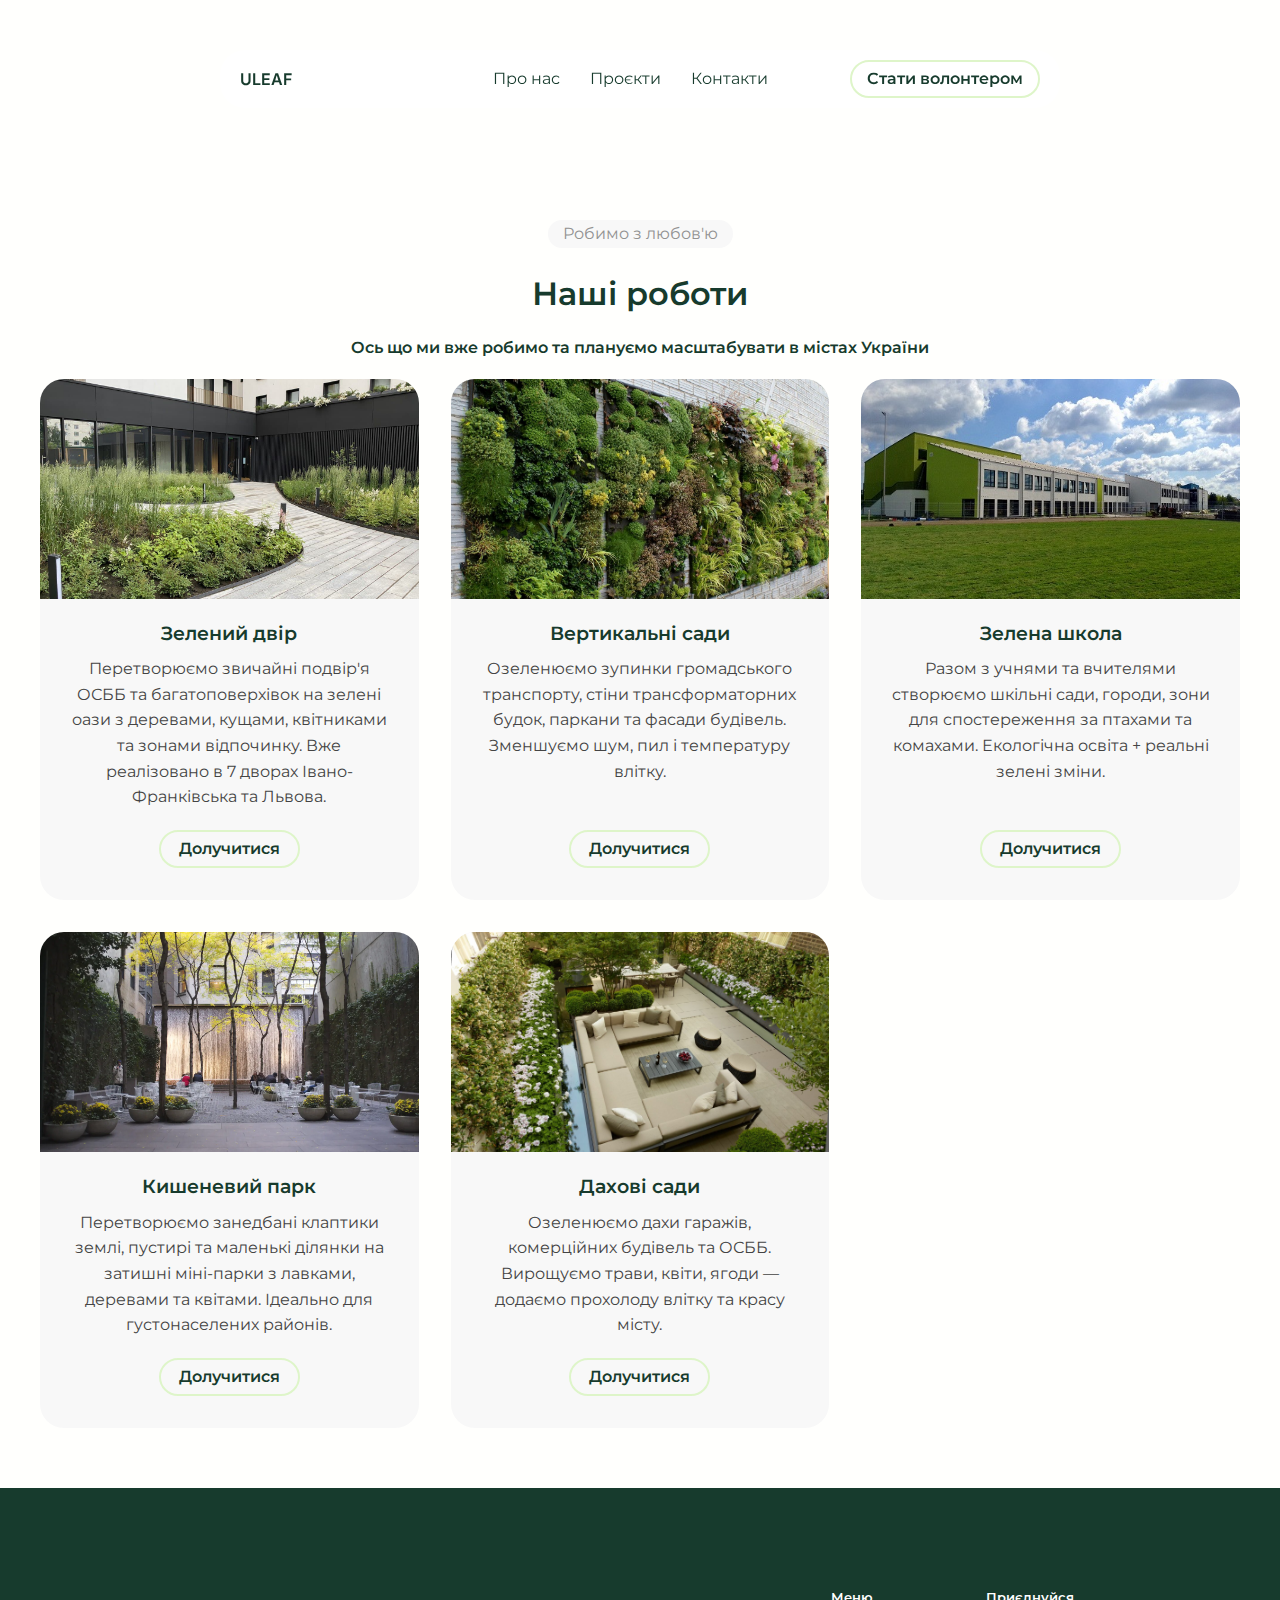
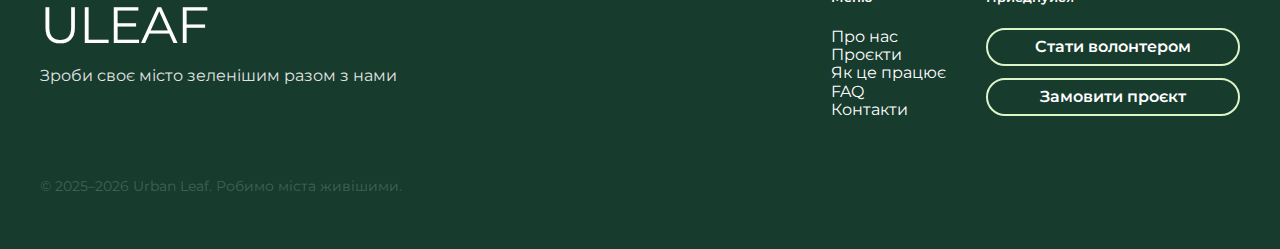
<file: projects.html>
<!DOCTYPE html>
<html lang="en">
  <head>
    <meta charset="UTF-8" />
    <meta name="viewport" content="width=device-width, initial-scale=1.0" />
    <link rel="preconnect" href="https://fonts.googleapis.com" />
    <link rel="preconnect" href="https://fonts.gstatic.com" crossorigin />
    <link
      href="https://fonts.googleapis.com/css2?family=Inter:ital,opsz,wght@0,14..32,100..900;1,14..32,100..900&family=Montserrat:ital,wght@0,100..900;1,100..900&display=swap"
      rel="stylesheet"
    />
    <link rel="stylesheet" href="css/styles.css" />
    <link rel="stylesheet" href="css/normalize.css" />
    <title>Urban Leaf - зроби своє місто зеленішим</title>
  </head>
  <body>
    <header class="site-header">
      <nav class="site-nav">
        <div class="site-nav__col site-nav__col--left">
          <a href="/" class="logo">ULEAF</a>
        </div>

        <div class="site-nav__col site-nav__col--center">
          <ul class="site-nav__menu">
            <li><a href="/about.html">Про нас</a></li>
            <li><a href="/projects.html">Проєкти</a></li>
            <li><a href="/contacts.html">Контакти</a></li>
          </ul>
        </div>

        <div class="site-nav__col site-nav__col--right">
          <a class="btn btn--bordered" href="/contacts.html">Стати волонтером</a>

          <button class="burger" aria-label="Відкрити меню">
            <span></span>
            <span></span>
            <span></span>
          </button>
        </div>
      </nav>

      <div class="mobile-menu">
        <ul>
          <li><a href="/about.html">Про нас</a></li>
          <li><a href="/projects.html">Проєкти</a></li>
          <li><a href="/contacts.html">Контакти</a></li>
        </ul>
      </div>
    </header>

    <main class="site-page">
      <section id="hero" class="hero">
        <div class="container">
          <div class="hero__info">
            <div class="decor-label">Робимо з любов'ю</div>
            <h1>Наші роботи</h1>
            <h4>
              Ось що ми вже робимо та плануємо масштабувати в містах України
            </h4>
          </div>
        </div>
      </section>

      <section id="projects" class="projects">
        <div class="container">
          <div class="projects-gallery">
            <div class="project-card">
              <div class="project-card__image">
                <img src="images/pr1.jpg" alt="Зелений двір" loading="lazy" />
              </div>
              <div class="project-card__content">
                <h3>Зелений двір</h3>
                <p>
                  Перетворюємо звичайні подвір'я ОСББ та багатоповерхівок на
                  зелені оази з деревами, кущами, квітниками та зонами
                  відпочинку. Вже реалізовано в 7 дворах Івано-Франківська та
                  Львова.
                </p>
                <a href="/contacts.html" class="btn btn--bordered small"
                  >Долучитися</a
                >
              </div>
            </div>

            <div class="project-card">
              <div class="project-card__image">
                <img
                  src="images/pr2.jpg"
                  alt="Вертикальні сади"
                  loading="lazy"
                />
              </div>
              <div class="project-card__content">
                <h3>Вертикальні сади</h3>
                <p>
                  Озеленюємо зупинки громадського транспорту, стіни
                  трансформаторних будок, паркани та фасади будівель. Зменшуємо
                  шум, пил і температуру влітку.
                </p>
                <a href="/contacts.html" class="btn btn--bordered small"
                  >Долучитися</a
                >
              </div>
            </div>

            <div class="project-card">
              <div class="project-card__image">
                <img src="images/pr3.jpg" alt="Зелена школа" loading="lazy" />
              </div>
              <div class="project-card__content">
                <h3>Зелена школа</h3>
                <p>
                  Разом з учнями та вчителями створюємо шкільні сади, городи,
                  зони для спостереження за птахами та комахами. Екологічна
                  освіта + реальні зелені зміни.
                </p>
                <a href="/contacts.html" class="btn btn--bordered small"
                  >Долучитися</a
                >
              </div>
            </div>

            <div class="project-card">
              <div class="project-card__image">
                <img
                  src="images/pr4.webp"
                  alt="Кишеневий парк"
                  loading="lazy"
                />
              </div>
              <div class="project-card__content">
                <h3>Кишеневий парк</h3>
                <p>
                  Перетворюємо занедбані клаптики землі, пустирі та маленькі
                  ділянки на затишні міні-парки з лавками, деревами та квітами.
                  Ідеально для густонаселених районів.
                </p>
                <a href="/contacts.html" class="btn btn--bordered small"
                  >Долучитися</a
                >
              </div>
            </div>

            <div class="project-card">
              <div class="project-card__image">
                <img src="images/pr5.jpg" alt="Дахові сади" loading="lazy" />
              </div>
              <div class="project-card__content">
                <h3>Дахові сади</h3>
                <p>
                  Озеленюємо дахи гаражів, комерційних будівель та ОСББ.
                  Вирощуємо трави, квіти, ягоди — додаємо прохолоду влітку та
                  красу місту.
                </p>
                <a href="/contacts.html" class="btn btn--bordered small"
                  >Долучитися</a
                >
              </div>
            </div>
          </div>
        </div>
      </section>
    </main>

    <footer class="site-footer">
      <div class="container">
        <div class="footer__inner footer__inner--centered">
          <div class="footer__brand">
            <a href="/" class="logo logo--large">ULEAF</a>
            <p class="footer__slogan">
              Зроби своє місто зеленішим разом з нами
            </p>
          </div>

          <div class="footer__links">
            <div class="footer__col">
              <h5>Меню</h5>
              <ul>
                <li><a href="/about.html">Про нас</a></li>
                <li><a href="/projects.html">Проєкти</a></li>
                <li><a href="#">Як це працює</a></li>
                <li><a href="/faq.html">FAQ</a></li>
                <li><a href="/contacts.html">Контакти</a></li>
              </ul>
            </div>

            <div class="footer__col">
              <h5>Приєднуйся</h5>
              <div>
                <a href="/contacts.html" class="btn btn--bordered btn--footer"
                  >Стати волонтером</a
                >
              </div>
              <div>
                <a href="/contacts.html" class="btn btn--bordered btn--footer"
                  >Замовити проєкт</a
                >
              </div>
            </div>
          </div>
        </div>

        <div class="footer__copyright">
          <p>© 2025–2026 Urban Leaf. Робимо міста живішими.</p>
        </div>
      </div>
    </footer>

    <script src="js/main.js"></script>
  </body>
</html>
</file>
<file: css/styles.css>
body {
  background-color: #fffffd;
  font-family: "Montserrat", sans-serif;
}

a {
  text-decoration: none;
  opacity: 1;
  transition: opacity 0.5s;
}

a:not(.btn):hover {
  opacity: 0.5;
}

h1,
h2,
h3,
h4,
h5,
h6 {
  font-weight: 600;
}

h1,
h2,
h3,
h4,
h5,
h6,
a {
  color: #173b2d;
}

.decor-label {
  background-color: #f8f8f8;
  color: #929292;
  padding: 5px 15px;
  border-radius: 15px;
  width: fit-content;
  margin: 0 auto;
}

.btn {
  display: inline-block;
  background-color: #f8f8f8;
  border-radius: 25px;
  padding: 8px 15px;
  text-align: center;
  white-space: nowrap;
  transition: all 0.5s;
  font-weight: 600;
}

.btn--solid {
  background-color: #def5c9;
  border: 2px solid #def5c9;
}

.btn--solid:hover {
  background-color: #f8f8f8;
  border-color: #f8f8f8;
}

.btn--bordered {
  background-color: transparent;
  border: 2px solid #def5c9;
}

.btn--bordered:hover {
  background-color: #def5c9;
}

.burger {
  display: none;
  flex-direction: column;
  gap: 4px;
  margin-left: 12px;
  background: none;
  border: none;
  cursor: pointer;
}

.burger span {
  width: 20px;
  height: 2px;
  background-color: #173b2d;
  border-radius: 2px;
}

.mobile-menu {
  display: none;
  position: absolute;
  top: 120px;
  left: 20px;
  right: 20px;
  background-color: #f8f8f8;
  border-radius: 20px;
  padding: 20px;
}

.mobile-menu ul {
  list-style: none;
  margin: 0;
  padding: 0;
  display: flex;
  flex-direction: column;
  gap: 16px;
}

.mobile-menu a {
  color: #173b2d;
  font-size: 16px;
}

.burger.is-active span:nth-child(1) {
  transform: rotate(45deg) translate(5px, 5px);
}

.burger.is-active span:nth-child(2) {
  opacity: 0;
}

.burger.is-active span:nth-child(3) {
  transform: rotate(-45deg) translate(4px, -4px);
}

.burger span {
  transition: all 0.3s ease;
}

.site-header {
  display: flex;
  justify-content: center;
  align-items: center;
  padding: 50px 20px 0 20px;
  position: fixed;
  top: 0;
  left: 0;
  right: 0;
  z-index: 1;
}

.site-nav {
  display: flex;
  justify-content: space-between;
  align-items: center;
  padding: 10px 20px;
  background-color: rgba(255, 255, 255, 0.85);
  border-radius: 25px;
  width: 100%;
  max-width: 800px;
  transition: all 0.3s;
}

.site-nav__col--left,
.site-nav__col--right {
  flex: 0 0 170px;
  display: flex;
  align-items: center;
}

.site-nav__col--left {
  flex: 0 0 80px;
}

.site-nav__col--right {
  flex: 0 0 170px;
}

@media (min-width: 768px) {
  .site-nav__col--left,
  .site-nav__col--right {
    flex: 0 0 170px;
  }
}

.site-nav__col--left {
  justify-content: flex-start;
}

.site-nav__col--right {
  justify-content: flex-end;
}

.site-nav__col--center {
  flex: 1;
  display: flex;
  justify-content: center;
}

.site-nav .logo {
  font-family: "Inter", sans-serif;
  font-weight: 600;
  color: #173b2d;
}

.site-nav a {
  color: #173b2d;
}

.site-nav__menu {
  list-style: none;
  padding: 0;
  margin: 0;
  display: flex;
  gap: 30px;
}

.site-nav__btn {
  display: inline-block;
  background-color: #def5c9;
  border-radius: 25px;
  padding: 8px 15px;
  max-width: 170px;
  text-align: center;
  white-space: nowrap;
}

.site-nav.is-scrolled {
  box-shadow: rgba(0, 0, 0, 0.4) 0px 30px 90px;
}

@media (max-width: 768px) {
  .site-nav__col--center {
    display: none;
  }

  .burger {
    display: flex;
  }

  .mobile-menu.is-open {
    display: block;
  }
}

/*** HERO ***/
.hero {
  padding: 220px 0 0px 0;
  text-align: center;
}

.hero__info {
  display: flex;
  flex-direction: column;
  align-items: center;
}

.hero__info h1 {
  line-height: 1.5;
  margin-bottom: 0;
}

.hero__info .buttons {
  margin-top: 20px;
}

.hero__info .buttons .btn {
  margin: 10px;
}

.hero--main {
  background-image: url("../images/hero-bg-light.png");
  background-repeat: no-repeat;
  background-size: cover;
}

/*** IMAGE CAROUSEL ***/
.image-carousel {
  overflow: hidden;
  width: 100%;
  padding: 40px 0;
  margin-top: 50px;
}

.image-carousel__track {
  display: flex;
  gap: 20px;
  overflow-x: auto;
  scroll-behavior: smooth;
  padding: 0 20px;

  scrollbar-width: none;
}

.image-carousel__track::-webkit-scrollbar {
  display: none;
}

.image-carousel__item {
  flex: 0 0 360px;
  height: 360px;
  border-radius: 24px;
  overflow: hidden;
  background-color: #eee;
  border: 5px solid #ffffff;
}

.image-carousel__item img {
  width: 100%;
  height: 100%;
  object-fit: cover;
  display: block;
}

@media (max-width: 768px) {
  .image-carousel__item {
    flex: 0 0 200px;
    height: 280px;
  }
}

.section-padding {
  padding: 80px 20px;
}

.container {
  max-width: 1200px;
  margin: 0 auto;
  padding: 0 20px;
}

.section-header {
  text-align: center;
  margin-bottom: 50px;
}

.section-header h2 {
  margin-top: 12px;
}

/* Місія */
.mission__content {
  margin: 0 auto 60px;
  line-height: 1.7;
  text-align: center;
}

.mission__values {
  display: grid;
  grid-template-columns: repeat(auto-fit, minmax(240px, 1fr));
  gap: 32px;
  margin-top: 60px;
}

.value-item {
  background: #f8f8f8;
  padding: 32px 24px;
  border-radius: 20px;
  text-align: center;
}

.value-item h4 {
  margin-bottom: 12px;
  color: #173b2d;
}

/* Як це працює */
.steps {
  display: grid;
  grid-template-columns: repeat(auto-fit, minmax(260px, 1fr));
  gap: 32px;
  margin-bottom: 60px;
}

.step {
  background: #f8f8f8;
  padding: 32px 24px;
  border-radius: 20px;
  text-align: center;
  position: relative;
}

.step__number {
  position: absolute;
  top: -20px;
  left: 50%;
  transform: translateX(-50%);
  width: 48px;
  height: 48px;
  background: #def5c9;
  border-radius: 50%;
  display: flex;
  align-items: center;
  justify-content: center;
  font-weight: 700;
  color: #173b2d;
}

.how-works__cta {
  text-align: center;
}

/* FAQ */
.faq__list {
  max-width: 860px;
  margin: 0 auto;
}

.faq-item {
  background: #f8f8f8;
  border-radius: 16px;
  margin-bottom: 16px;
  overflow: hidden;
}

.faq-item summary {
  padding: 20px 28px;
  font-weight: 600;
  cursor: pointer;
  list-style: none;
  position: relative;
}

.faq-item summary::-webkit-details-marker {
  display: none;
}

.faq-item summary::after {
  content: "↓";
  position: absolute;
  right: 28px;
  transition: transform 0.3s;
}

.faq-item[open] summary::after {
  transform: rotate(180deg);
}

.faq-item p {
  padding: 0 28px 24px;
  margin: 0;
  line-height: 1.7;
}

/*** PROJECTS ***/

.projects-gallery {
  display: grid;
  grid-template-columns: repeat(auto-fit, minmax(320px, 1fr));
  gap: 32px;
  margin-bottom: 60px;
}

.project-card {
  background: #f8f8f8;
  border-radius: 24px;
  overflow: hidden;
  transition: transform 0.3s ease, box-shadow 0.3s ease;
  display: flex;
  flex-direction: column;
}

.project-card:hover {
  transform: translateY(-8px);
  box-shadow: 0 12px 32px rgba(0, 0, 0, 0.08);
}

.project-card__image {
  height: 220px;
  overflow: hidden;
}

.project-card__image img {
  width: 100%;
  height: 100%;
  object-fit: cover;
  transition: transform 0.4s ease;
}

.project-card:hover .project-card__image img {
  transform: scale(1.08);
}

.project-card__content {
  padding: 24px 24px 32px;
  display: flex;
  flex-direction: column;
  flex-grow: 1;
  text-align: center;
}

.project-card__content h3 {
  margin: 0 0 12px;
  color: #173b2d;
}

.project-card__content p {
  margin: 0 0 20px;
  flex-grow: 1;
  line-height: 1.6;
  color: #444;
}

.btn.small {
  padding: 8px 18px;
  max-width: 160px;
  margin: 0 auto;
}

/* Адаптивність */
@media (max-width: 768px) {
  .projects-gallery {
    gap: 24px;
  }

  .project-card__image {
    height: 180px;
  }

  .project-card__content {
    padding: 20px;
  }
}

/* Footer */
.site-footer {
  background: #173b2d;
  color: #f8f8f8;
  padding: 80px 20px 40px;
}

.site-footer .btn {
  color: #ffffff;
}

.site-footer .btn:hover {
  color: #173b2d;
}

.site-footer h5 {
  color: #ffffff;
}

.footer__inner--centered {
  display: flex;
  flex-direction: column;
  align-items: center;
  text-align: center;
  gap: 48px;
}

.footer__brand {
  max-width: 400px;
}

.footer__brand a {
  color: #ffffff;
}

.logo--large {
  font-size: 3.2rem;
  letter-spacing: -1px;
}

.footer__slogan {
  margin-top: 12px;
  opacity: 0.9;
}

.footer__links {
  display: flex;
  flex-wrap: wrap;
  justify-content: center;
  gap: 60px 40px;
}

.footer__links ul {
  list-style: none;
  margin: 0;
  padding: 0;
}

.footer__links ul a {
  color: #ffffff;
}

.footer__copyright {
  margin-top: 50px;
}

.footer__copyright p {
  font-size: 14px;
  color: rgba(255, 255, 255, 0.2);
}

.btn--footer {
  display: block;
  margin: 12px 0;
  width: 220px;
}

@media (min-width: 768px) {
  .footer__inner--centered {
    flex-direction: row;
    justify-content: space-between;
    text-align: left;
  }

  .footer__links {
    justify-content: flex-end;
  }
}

/*** CONTACTS ***/
.contact-blocks {
  display: grid;
  grid-template-columns: 1fr 1fr;
  margin-top: 2.5rem;
}

@media (max-width: 768px) {
  .contact-blocks {
    grid-template-columns: 1fr;
    gap: 2rem;
  }
}

.contact-block {
  background: rgba(255, 255, 255, 0.12);
  backdrop-filter: blur(8px);
  border: 1px solid rgba(255, 255, 255, 0.18);
  border-radius: 16px;
  padding: 2rem 2.2rem;
}

.contact-block h3 {
  margin: 0 0 1.2rem;
}

.contact-block p {
  margin: 0 0 1.6rem;
  line-height: 1.6;
  opacity: 0.95;
}

.contact-info ul {
  list-style: none;
  padding: 0;
  margin: 0 0 1.8rem;
}

.contact-info li {
  margin-bottom: 0.9rem;
}

.contact-info a {
  color: #173b2d;
  text-decoration: none;
}

/*** FAQ ***/

.site-page.faq .faq {
  padding-bottom: 80px;
}

/*** ABOUT ***/
.hero--about h1 {
  margin-bottom: 16px;
}

.story__content {
  max-width: 780px;
  margin: 0 auto;
  font-size: 1.1rem;
  line-height: 1.8;
  text-align: center;
  color: #444;
}

.story__content p {
  margin-bottom: 1.6em;
}

.team {
  padding-top: 50px;
}

.team__grid {
  display: grid;
  grid-template-columns: repeat(auto-fit, minmax(260px, 1fr));
  gap: 32px;
  margin-bottom: 20px;
}

.team-card {
  background: #f8f8f8;
  border-radius: 20px;
  overflow: hidden;
  text-align: center;
}

.team-card__photo {
  height: 280px;
  overflow: hidden;
}

.team-card__photo img {
  width: 100%;
  height: 100%;
  object-fit: cover;
  transition: transform 0.4s ease;
}

.team-card:hover .team-card__photo img {
  transform: scale(1.08);
}

.team-card__info {
  padding: 24px 20px 32px;
}

.team-card__info h3 {
  margin: 0 0 8px;
}

.role {
  font-weight: 500;
  color: #666;
  margin: 0 0 12px;
  font-size: 0.95rem;
}

.team__note {
  text-align: center;
  font-style: italic;
  color: #555;
  max-width: 720px;
  margin: 0 auto;
}

.cta {
  padding: 20px 0 80px 0;
}

.cta__inner {
  text-align: center;
  background: #f8f8f8;
  padding: 64px 32px;
  border-radius: 32px;
}

.cta__inner h2 {
  margin-bottom: 16px;
}

.cta__inner p {
  margin-bottom: 32px;
  color: #444;
}

.section-padding--small {
  padding: 40px 20px;
}
</file>
